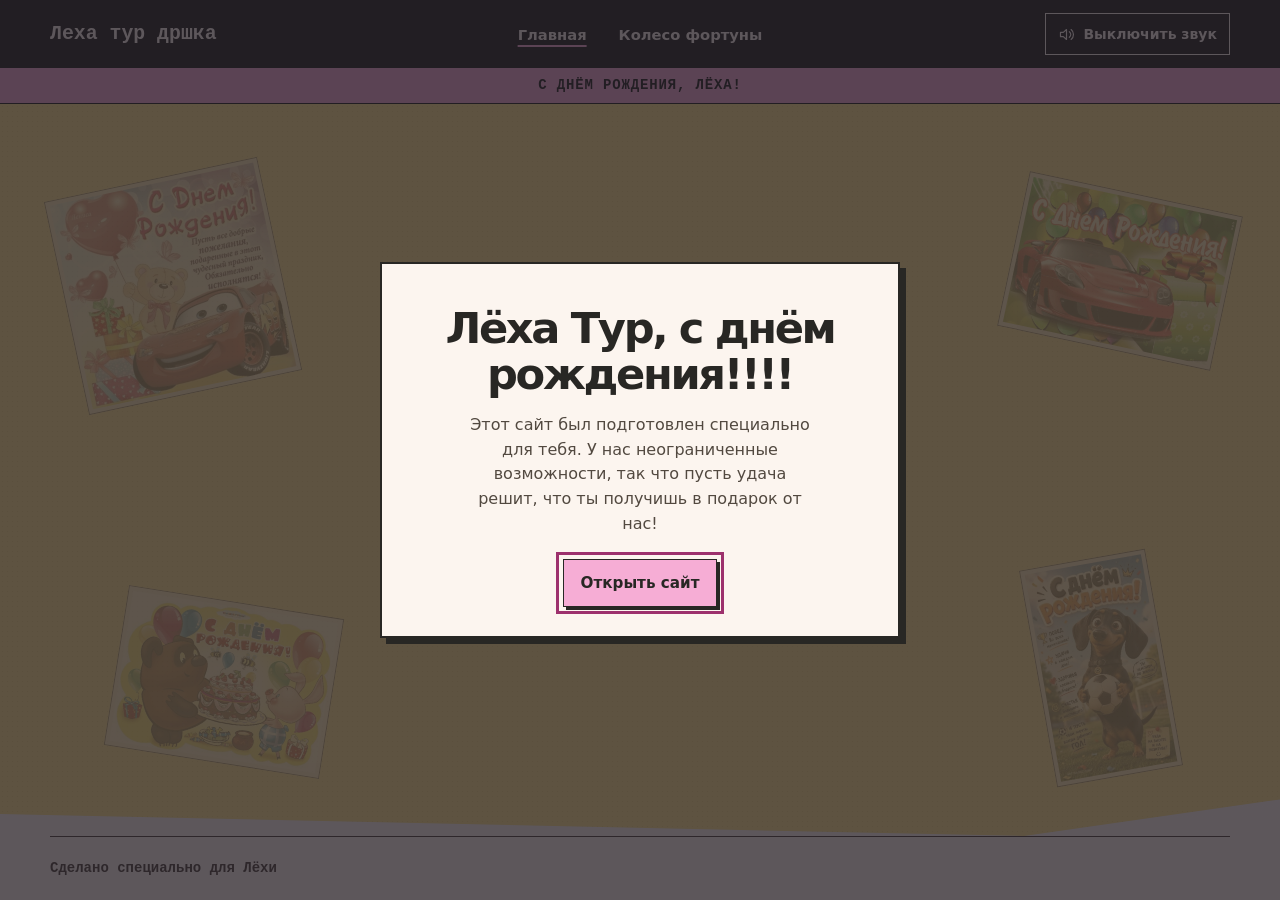
<file: index.html>
<!doctype html>
<html lang="ru">
<head>
  <meta charset="utf-8">
  <meta name="viewport" content="width=device-width, initial-scale=1">
  <meta name="theme-color" content="#282724">
  <meta name="description" content="Праздничный сайт для Лёхи с сюрпризом и колесом фортуны.">
  <title>Леха тур дршка</title>
  <link rel="icon" href="./gift.svg">
  <link rel="stylesheet" href="./style.css">
  <script type="module" src="./home.js?v=welcome-music"></script>
</head>
<body class="home">
  <audio src="./birthday-song.mp3" preload="auto" loop data-birthday-song></audio>
  <header class="site-header">
    <div class="header-inner wrap">
      <a class="brand" href="./">Леха тур дршка</a>
      <nav class="site-nav" aria-label="Навигация">
        <a href="./" aria-current="page">Главная</a>
        <a href="./wheel.html">Колесо фортуны</a>
      </nav>
      <button class="sound-button" type="button" aria-pressed="false" data-sound>Включить звук</button>
    </div>
  </header>
  <div class="birthday-strip">С днём рождения, Лёха!</div>
  <main class="home-main">
    <section class="hero" aria-labelledby="hero-title">
      <div class="postcard-background" aria-hidden="true">
        <img src="./postcard-1.webp" width="1536" height="1536" alt="" class="background-mcqueen">
        <img src="./postcard-2.webp" width="1536" height="1097" alt="" class="background-car">
        <img src="./postcard-3.webp" width="864" height="1536" alt="" class="background-dog">
        <img src="./postcard-4.webp" width="1536" height="1125" alt="" class="background-cake">
      </div>
      <div class="hero-copy wrap">
        <h1 id="hero-title">Леха тур<br>дршка</h1>
        <p>Лёха, загадывай желание. Сегодня твой день.</p>
        <div class="hero-actions">
          <button class="button primary" id="greet" type="button">Поздравление</button>
          <a class="button secondary" href="./wheel.html">Крутить колесо</a>
        </div>
      </div>
    </section>
  </main>
  <footer class="site-footer wrap">Сделано специально для Лёхи</footer>

  <dialog id="welcome" aria-labelledby="welcome-title" aria-describedby="welcome-text">
    <div class="result-contents">
      <h2 id="welcome-title">Лёха Тур, с днём рождения!!!!</h2>
      <p id="welcome-text">Этот сайт был подготовлен специально для тебя. У нас неограниченные возможности, так что пусть удача решит, что ты получишь в подарок от нас!</p>
      <button class="button primary" id="enter-site" type="button" autofocus>Открыть сайт</button>
    </div>
  </dialog>

  <dialog class="greeting-dialog" id="greeting" aria-labelledby="greeting-title">
    <div class="greeting-contents">
      <button class="close-button" type="button" aria-label="Закрыть поздравление" data-close>×</button>
      <h2 id="greeting-title">Поздравление</h2>
      <section class="birthday-prize" id="birthday-prize" hidden>
        <h3></h3>
        <div id="birthday-prize-message"></div>
        <p>(Теперь колесо будет крутиться быстрее, дабы время не тратить.)</p>
        <a class="button secondary" href="./wheel.html">К колесу</a>
      </section>
      <video class="greeting-video" id="greeting-video" src="./birthday-greeting.mp4" width="576" height="1024" controls playsinline preload="none" aria-label="Видео с поздравлением"></video>
    </div>
  </dialog>
  <canvas id="confetti" class="confetti-layer" popover="manual" aria-hidden="true"></canvas>
</body>
</html>
</file>
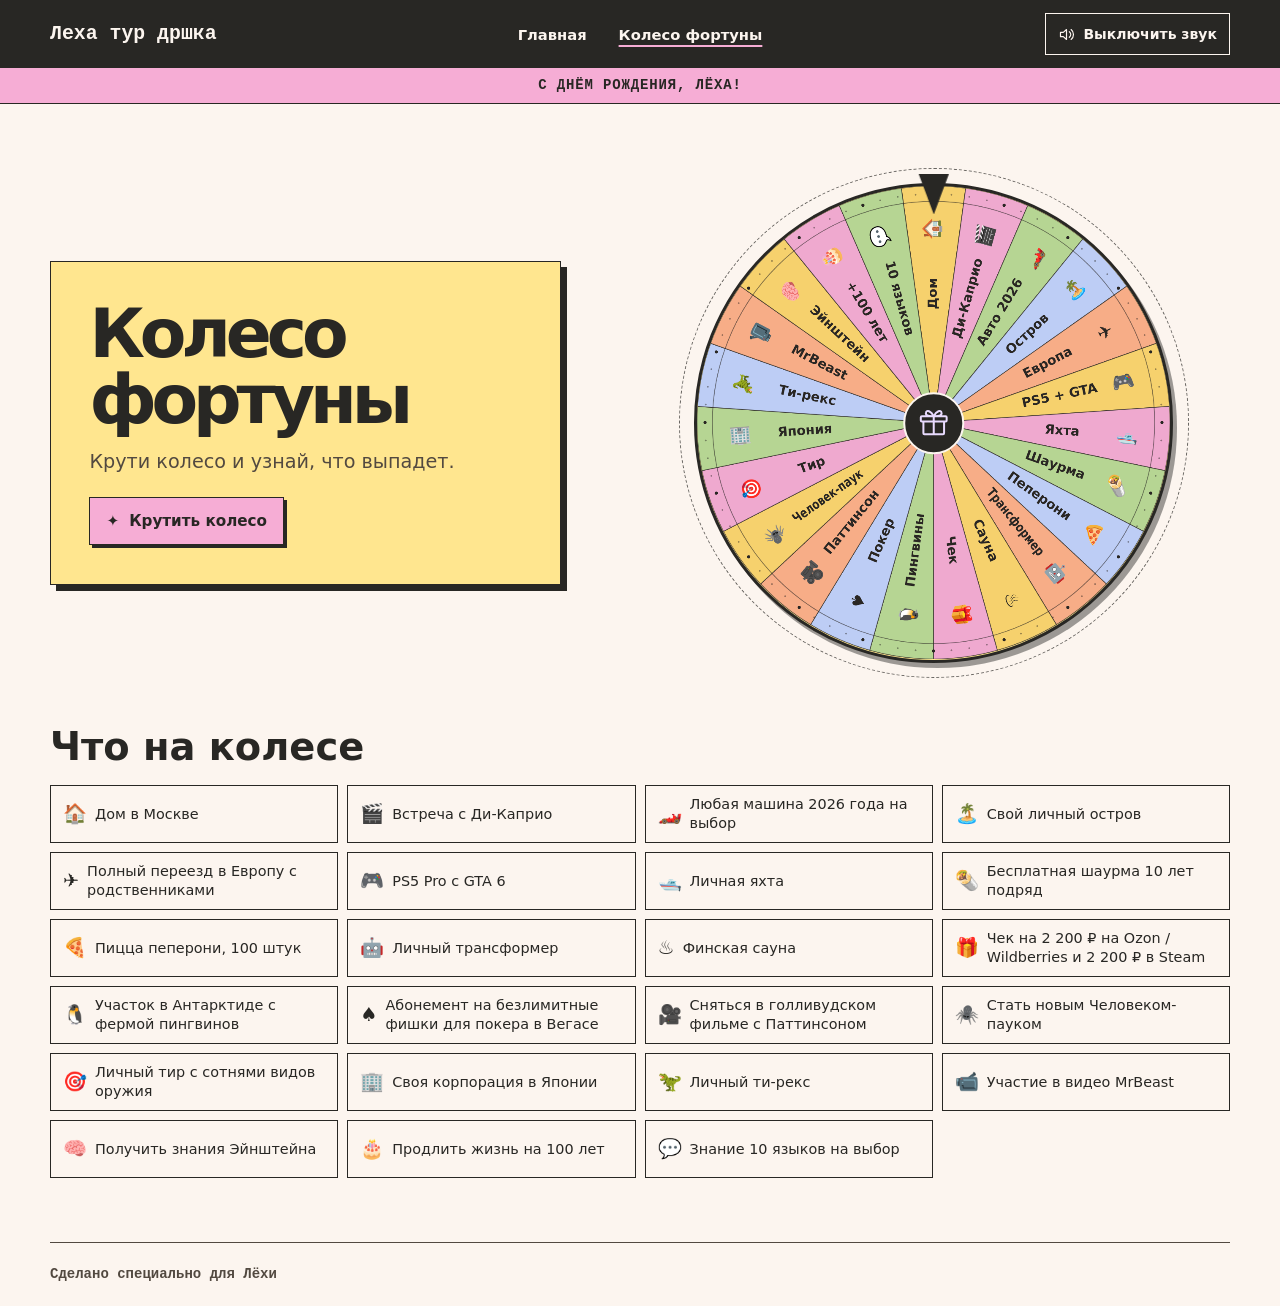
<file: wheel.html>
<!doctype html>
<html lang="ru">
<head>
  <meta charset="utf-8">
  <meta name="viewport" content="width=device-width, initial-scale=1">
  <meta name="theme-color" content="#282724">
  <title>Колесо фортуны · Леха тур дршка</title>
  <link rel="icon" href="./gift.svg">
  <link rel="stylesheet" href="./style.css">
  <script type="module" src="./wheel.js"></script>
</head>
<body class="wheel-page">
  <audio src="./birthday-song.mp3" preload="none" loop data-birthday-song></audio>
  <div class="space-backdrop" aria-hidden="true"><canvas id="space"></canvas></div>
  <header class="site-header">
    <div class="header-inner wrap">
      <a class="brand" href="./">Леха тур дршка</a>
      <nav class="site-nav" aria-label="Навигация">
        <a href="./">Главная</a>
        <a href="./wheel.html" aria-current="page">Колесо фортуны</a>
      </nav>
      <button class="sound-button" type="button" aria-pressed="false" data-sound>Включить звук</button>
    </div>
  </header>
  <div class="birthday-strip">С днём рождения, Лёха!</div>
  <main class="wheel-main wrap">
    <p class="saved-prize" id="saved-prize" hidden><strong>Твой выигрыш</strong> <span></span></p>
    <section class="wheel-intro" aria-labelledby="wheel-title">
      <h1 id="wheel-title">Колесо фортуны</h1>
      <p>Крути колесо и узнай, что выпадет.</p>
      <button class="button primary spin-button" id="spin" type="button" disabled><span aria-hidden="true">✦</span> Крутить колесо</button>
      <p class="spin-hint" id="spin-hint" hidden>Колесо не зависло — оно просто долго крутится.</p>
      <div class="spin-status" id="spin-status" role="status"></div>
    </section>
    <div class="wheel-stage">
      <div class="wheel-orbit" aria-hidden="true"></div>
      <div class="wheel-shell">
        <canvas id="wheel" width="1120" height="1120" aria-label="Колесо фортуны. Список призов представлен ниже."></canvas>
        <div class="wheel-hub" aria-hidden="true"><img src="./gift.svg" width="32" height="32" alt=""></div>
      </div>
      <div class="wheel-pointer" aria-hidden="true"></div>
    </div>
    <section class="prizes" aria-labelledby="prizes-title">
      <h2 id="prizes-title">Что на колесе</h2>
      <ol id="prize-list"></ol>
    </section>
  </main>
  <footer class="site-footer wrap">Сделано специально для Лёхи</footer>
  <canvas id="wheel-explosion" class="explosion-layer" aria-hidden="true" hidden></canvas>
  <dialog class="result-dialog" id="result" aria-labelledby="result-title">
    <div class="result-contents">
      <button class="close-button" type="button" aria-label="Закрыть карточку выигрыша" data-close>×</button>
      <span class="dialog-icon" id="result-icon" aria-hidden="true"></span>
      <h2 id="result-title">Выпало</h2>
      <p id="result-prize"></p>
      <div id="result-birthday-message" hidden></div>
      <button class="button secondary" type="button" data-close>К колесу</button>
    </div>
  </dialog>
  <canvas id="confetti" class="confetti-layer" popover="manual" aria-hidden="true"></canvas>
</body>
</html>
</file>
<file: style.css>
:root {
  color-scheme: light;
  --paper: #fcf5ef;
  --ink: #282724;
  --muted: #524940;
  --yellow: #ffe68f;
  --pink: #f6add5;
  --blue: #c0cdf2;
  --mono: "Courier New", monospace;
  --ease: cubic-bezier(.2, .75, .2, 1);
  font-family: system-ui, -apple-system, "Segoe UI", sans-serif;
  color: var(--ink);
  background: var(--paper);
}

* { box-sizing: border-box; }
body {
  margin: 0;
  min-width: 280px;
  min-height: 100svh;
  display: flex;
  flex-direction: column;
  overflow-x: clip;
}
a { color: inherit; text-decoration: none; }
button { font: inherit; cursor: pointer; }
button:disabled { cursor: default; }
:focus-visible { outline: 3px solid #9d316d; outline-offset: 4px; }
.wrap { width: min(1180px, calc(100% - 96px)); margin-inline: auto; }

.site-header { background: var(--ink); color: var(--paper); position: relative; z-index: 1; }
.site-header :focus-visible { outline-color: var(--yellow); }
.header-inner {
  min-height: 68px;
  display: grid;
  grid-template-columns: 1fr auto 1fr;
  align-items: center;
  gap: 24px;
}
.brand { justify-self: start; font: 700 clamp(1rem, 2vw, 1.24rem)/1.15 var(--mono); }
.site-nav { display: flex; align-items: center; gap: clamp(16px, 2.5vw, 36px); }
.site-nav a { padding-block: 8px; font-size: .92rem; font-weight: 650; }
.site-nav a:hover, .site-nav a[aria-current="page"] {
  text-decoration: underline;
  text-decoration-color: var(--pink);
  text-decoration-thickness: 2px;
  text-underline-offset: 5px;
}
.sound-button {
  display: inline-flex;
  justify-self: end;
  align-items: center;
  justify-content: center;
  gap: 8px;
  min-height: 42px;
  padding-inline: 12px;
  color: inherit;
  background: transparent;
  border: 1px solid currentColor;
  font-size: .875rem;
  font-weight: 650;
}
.sound-button:hover { background: #ffffff1c; }
.sound-button svg { width: 17px; height: 17px; flex: none; }
.birthday-strip {
  display: grid;
  place-items: center;
  min-height: 36px;
  padding: 6px 12px;
  color: var(--ink);
  background: var(--pink);
  border-bottom: 1px solid var(--ink);
  font: 700 .875rem/1.2 var(--mono);
  letter-spacing: .06em;
  text-transform: uppercase;
  text-align: center;
  position: relative;
  z-index: 1;
}

.home-main { flex: 1; display: grid; }
.hero {
  position: relative;
  display: grid;
  place-items: center;
  min-height: clamp(455px, 65svh, 660px);
  background: var(--yellow);
  background-image: radial-gradient(#955b241c .6px, transparent .7px);
  background-size: 5px 5px;
  clip-path: polygon(0 0, 100% 0, 100% 95%, 80% 100%, 0 97%);
}
.hero-copy {
  position: relative;
  text-align: center;
  padding-block: 56px 74px;
  animation: lift .55s var(--ease) both;
}
h1, h2 { margin: 0; }
.hero h1 {
  font-size: clamp(3.45rem, 8vw, 7rem);
  line-height: .94;
  font-weight: 850;
  letter-spacing: -.075em;
}
.hero-copy p, .wheel-intro p {
  margin: 22px 0 0;
  max-width: 32ch;
  color: var(--muted);
  font-size: clamp(1rem, 1.5vw, 1.25rem);
  line-height: 1.5;
}
.hero-copy p { margin-inline: auto; }
.hero-actions { display: flex; flex-wrap: wrap; justify-content: center; gap: 14px; margin-top: 27px; }
.hero-actions .secondary { background: var(--yellow); }
.button {
  display: inline-flex;
  justify-content: center;
  align-items: center;
  gap: 10px;
  min-height: 48px;
  padding: 8px 16px;
  border: 1.5px solid var(--ink);
  color: var(--ink);
  font-size: .95rem;
  font-weight: 750;
  text-align: center;
  transition: transform .2s var(--ease), box-shadow .2s var(--ease), background-color .2s;
}
.primary { background: var(--pink); box-shadow: 3px 3px 0 var(--ink); }
.secondary { background: transparent; }
.button:not(:disabled):hover { transform: translate(-2px, -2px); box-shadow: 4px 4px 0 var(--ink); }
.button:not(:disabled):active { transform: translate(1px, 1px); box-shadow: 1px 1px 0 var(--ink); }
.button:disabled { background: #f7c9df; }
.postcard-background {
  position: absolute;
  inset: 0;
  width: min(100%, 1370px);
  margin-inline: auto;
  pointer-events: none;
  user-select: none;
}
.postcard-background img {
  position: absolute;
  display: block;
  width: clamp(108px, 17vw, 236px);
  height: auto;
  padding: 4px;
  background: var(--paper);
  border: 1px solid var(--muted);
  opacity: .36;
  filter: saturate(.78);
  transform: rotate(var(--tilt));
}
.background-mcqueen { top: 10%; left: 5%; --tilt: -12deg; }
.background-car { top: 12%; right: 4%; --tilt: 12deg; }
.background-dog { right: 9%; bottom: 8%; --tilt: -10deg; }
.postcard-background .background-dog { width: clamp(70px, 10vw, 134px); }
.background-cake { bottom: 10%; left: 9%; --tilt: 9deg; }
@keyframes lift {
  from { opacity: 0; transform: translateY(12px); }
  to { opacity: 1; transform: translateY(0); }
}

.site-footer {
  min-height: 64px;
  padding-block: 16px;
  display: flex;
  align-items: center;
  border-top: 1px solid currentColor;
  color: var(--muted);
  font: 700 .875rem/1.25 var(--mono);
}

dialog {
  width: min(520px, calc(100% - 34px));
  max-height: calc(100% - 34px);
  padding: 0;
  overflow: auto;
  color: var(--ink);
  text-align: center;
  background: var(--paper);
  border: 2px solid var(--ink);
  box-shadow: 6px 6px 0 var(--ink);
}
dialog::backdrop { background: #211b23b8; }
dialog[open] { animation: lift .3s var(--ease) both; }
.greeting-contents, .result-contents { position: relative; padding: 42px 24px 29px; }
.close-button {
  display: grid;
  place-items: center;
  width: 44px;
  height: 44px;
  padding: 0;
  border: 1px solid var(--ink);
  background: var(--paper);
  color: var(--ink);
  font-size: 1.55rem;
  line-height: 1;
}
.close-button:hover { background: var(--pink); }
.greeting-dialog .close-button, .result-dialog .close-button { position: absolute; top: 10px; right: 10px; }
.dialog-icon { display: block; font-size: 3.15rem; line-height: 1; margin-bottom: 14px; }
dialog h2 { font-size: clamp(1.75rem, 5vw, 2.7rem); letter-spacing: -.055em; line-height: 1.05; }
dialog p { margin: 16px auto 22px; max-width: 34ch; color: var(--muted); line-height: 1.55; }
.confetti-layer { position: fixed; inset: 0; pointer-events: none; z-index: 5; }
.confetti-layer[popover] { margin: 0; padding: 0; border: 0; background: transparent; overflow: hidden; }
.confetti-layer::backdrop { background: transparent; pointer-events: none; }

.wheel-page { position: relative; isolation: isolate; }
.space-backdrop {
  position: fixed;
  inset: 0;
  z-index: -1;
  pointer-events: none;
  background: #21182e;
  opacity: 0;
  transition: opacity .55s var(--ease);
}
.space-backdrop canvas { display: block; width: 100%; height: 100%; }
.explosion-layer { position: fixed; inset: 0; width: 100%; height: 100%; pointer-events: none; z-index: 4; }
.spinning .space-backdrop, .won .space-backdrop { opacity: 1; }
.wheel-main {
  flex: 1;
  display: grid;
  grid-template-columns: 1fr 1.16fr;
  gap: 46px clamp(26px, 6vw, 85px);
  align-items: center;
  padding-block: clamp(32px, 5vw, 70px);
}
.wheel-intro {
  padding: clamp(20px, 3vw, 40px);
  border: 1.5px solid var(--ink);
  background: var(--yellow);
  box-shadow: 6px 6px 0 var(--ink);
}
.wheel-intro h1 {
  font-size: clamp(2.65rem, 5.3vw, 5.2rem);
  line-height: .98;
  font-weight: 850;
  letter-spacing: -.075em;
  overflow-wrap: break-word;
}
.wheel-intro p { margin-top: 14px; }
.spin-button { margin-top: 21px; }
.wheel-intro .spin-hint { font-size: 1rem; font-weight: 650; }
.spin-status { min-height: 4.5em; margin-top: 16px; max-width: 39ch; font-size: 1rem; line-height: 1.5; }
.spin-status:empty { min-height: 0; margin-top: 0; }
.wheel-stage {
  position: relative;
  display: grid;
  place-items: center;
  justify-self: center;
  width: min(100%, 510px);
  aspect-ratio: 1;
}
.wheel-orbit { position: absolute; inset: 0; border: 1px dashed var(--ink); border-radius: 50%; opacity: .7; }
.wheel-shell {
  position: relative;
  width: 94%;
  aspect-ratio: 1;
  overflow: hidden;
  border-radius: 50%;
  border: 3px solid var(--ink);
  background: var(--yellow);
  box-shadow: 4px 5px 0 #28272472;
}
.wheel-shell canvas { display: block; width: 100%; height: 100%; will-change: transform; }
.wheel-hub {
  position: absolute;
  top: 50%;
  left: 50%;
  display: grid;
  place-items: center;
  width: 13%;
  aspect-ratio: 1;
  transform: translate(-50%, -50%);
  border: 2px solid var(--paper);
  border-radius: 50%;
  background: var(--ink);
}
.wheel-hub img { width: 54%; height: 54%; }
.wheel-pointer {
  position: absolute;
  top: 1.1%;
  left: 50%;
  width: 6%;
  height: 8%;
  transform: translateX(-50%);
  background: var(--ink);
  clip-path: polygon(0 0, 100% 0, 50% 100%);
}
.spinning .wheel-orbit, .won .wheel-orbit { border-color: var(--paper); }
.spinning .wheel-pointer, .won .wheel-pointer { background: var(--paper); }
.spinning .wheel-orbit { animation: orbit 15s linear infinite; }
@keyframes orbit { to { transform: rotate(1turn); } }
.prizes { grid-column: 1 / -1; }
.prizes h2 { margin-bottom: 16px; font-size: clamp(1.6rem, 3vw, 2.4rem); }
.spinning .prizes h2, .won .prizes h2, .spinning .site-footer, .won .site-footer { color: var(--paper); }
.prizes ol { display: grid; grid-template-columns: repeat(4, minmax(0, 1fr)); gap: 9px; list-style: none; margin: 0; padding: 0; }
.prizes li {
  display: flex;
  align-items: center;
  gap: 8px;
  min-height: 58px;
  padding: 9px 12px;
  border: 1px solid var(--ink);
  background: var(--paper);
  font-size: .9rem;
  line-height: 1.3;
}
.prize-emoji { flex: none; font-size: 1.2rem; }
.prizes li.selected-prize { background: var(--pink); font-weight: 750; }
.saved-prize {
  grid-column: 1 / -1;
  margin: 0 0 -20px;
  padding: 12px 16px;
  border: 1.5px solid var(--ink);
  background: var(--pink);
  line-height: 1.45;
}
.saved-prize strong { margin-right: .55em; }
.greeting-contents { padding: 52px clamp(14px, 4vw, 24px) 18px; }
.greeting-video {
  display: block;
  width: 100%;
  height: auto;
  max-height: min(59svh, 510px);
  margin-top: 14px;
  object-fit: contain;
  background: var(--ink);
  border: 1px solid var(--ink);
}
.birthday-prize {
  margin: 14px 0;
  padding: 14px;
  border: 1px solid var(--ink);
  background: var(--pink);
}
.birthday-prize h3 { margin: 0; font-size: clamp(1.13rem, 3.7vw, 1.4rem); }
.birthday-prize p { margin: 6px auto 10px; }
.birthday-prize .button { background: var(--paper); }
.birthday-prize:not([hidden]) + .greeting-video { max-height: min(43svh, 390px); }

@media (max-width: 960px) {
  .wrap { width: calc(100% - 56px); }
  .prizes ol { grid-template-columns: repeat(3, minmax(0, 1fr)); }
}

@media (max-width: 690px) {
  .wrap { width: calc(100% - 36px); }
  .header-inner {
    grid-template-columns: 1fr auto;
    gap: 4px 8px;
    padding-block: 8px 5px;
  }
  .site-nav {
    grid-column: 1 / -1;
    grid-row: 2;
    justify-content: space-between;
    gap: 8px;
    border-top: 1px solid #ffffff36;
  }
  .site-nav a { padding-block: 10px; font-size: .875rem; }
  .sound-button { padding-inline: 7px; gap: 4px; min-height: 40px; }
  .sound-button svg { width: 15px; height: 15px; }
  .birthday-strip { min-height: 31px; }
  .hero { clip-path: polygon(0 0, 100% 0, 100% 97%, 77% 100%, 0 98%); }
  .hero-copy { padding-block: 110px 140px; }
  .hero h1 { font-size: clamp(3rem, 11.5vw, 5.2rem); }
  .hero-copy p { margin-top: 14px; }
  .hero-actions { gap: 11px; margin-top: 17px; }
  .hero-actions .button { padding-inline: 10px; font-size: .875rem; }
  .postcard-background img { width: clamp(105px, 28vw, 162px); }
  .background-mcqueen { top: 3%; left: 1%; }
  .background-car { top: 5%; right: 0; }
  .background-dog { right: 7%; bottom: 5%; }
  .background-cake { bottom: 7%; left: 2%; }
  .wheel-main { grid-template-columns: minmax(0, 1fr); gap: 24px; }
  .wheel-stage { width: min(100%, 420px); }
  .saved-prize { margin-bottom: 0; }
  .prizes ol { grid-template-columns: repeat(2, minmax(0, 1fr)); }
  .prizes li { padding: 8px; gap: 6px; }
}

@media (max-width: 520px) {
  .spin-status { min-height: 6em; }
}

@media (max-width: 355px) {
  .wrap { width: calc(100% - 26px); }
  .brand, .sound-button { font-size: .875rem; }
  .sound-button { padding-inline: 5px; }
}

@media (prefers-reduced-motion: reduce) {
  *, *::before, *::after { animation-duration: .001ms !important; transition-duration: .001ms !important; }
}
</file>
